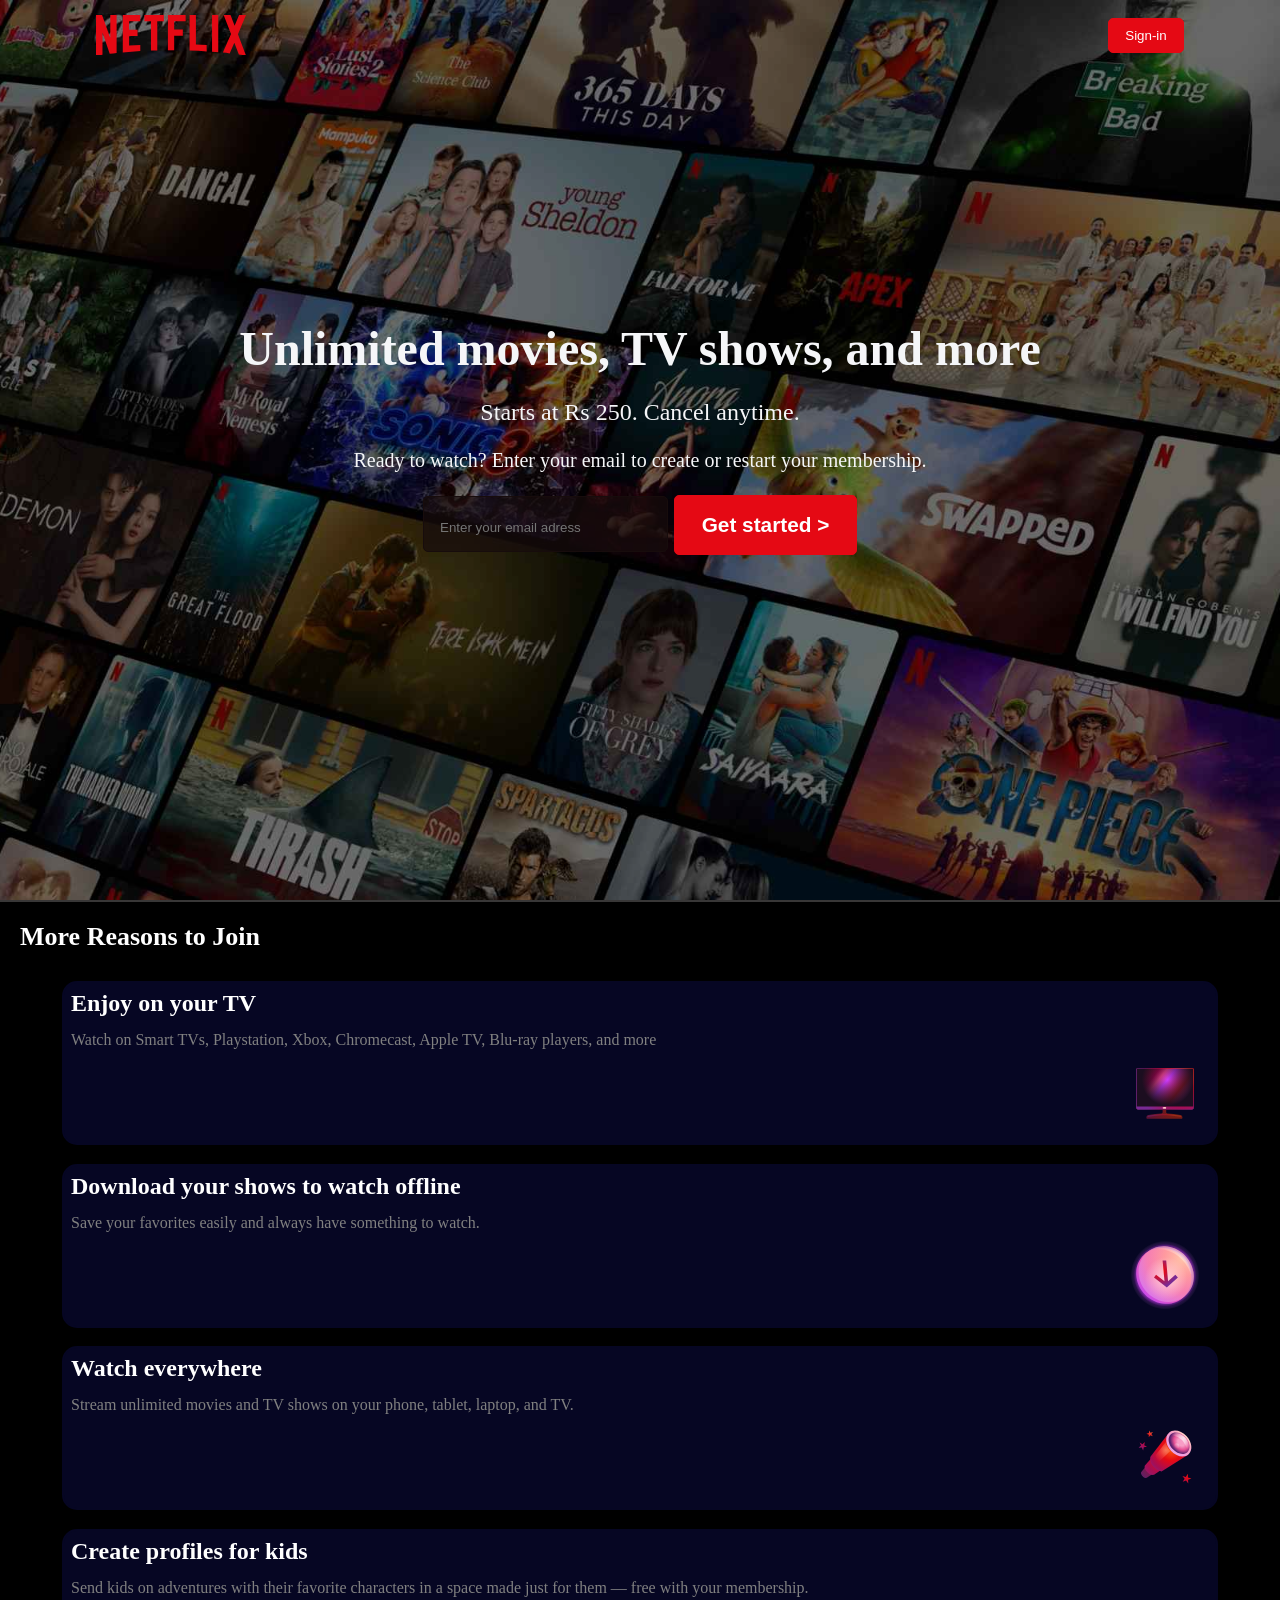
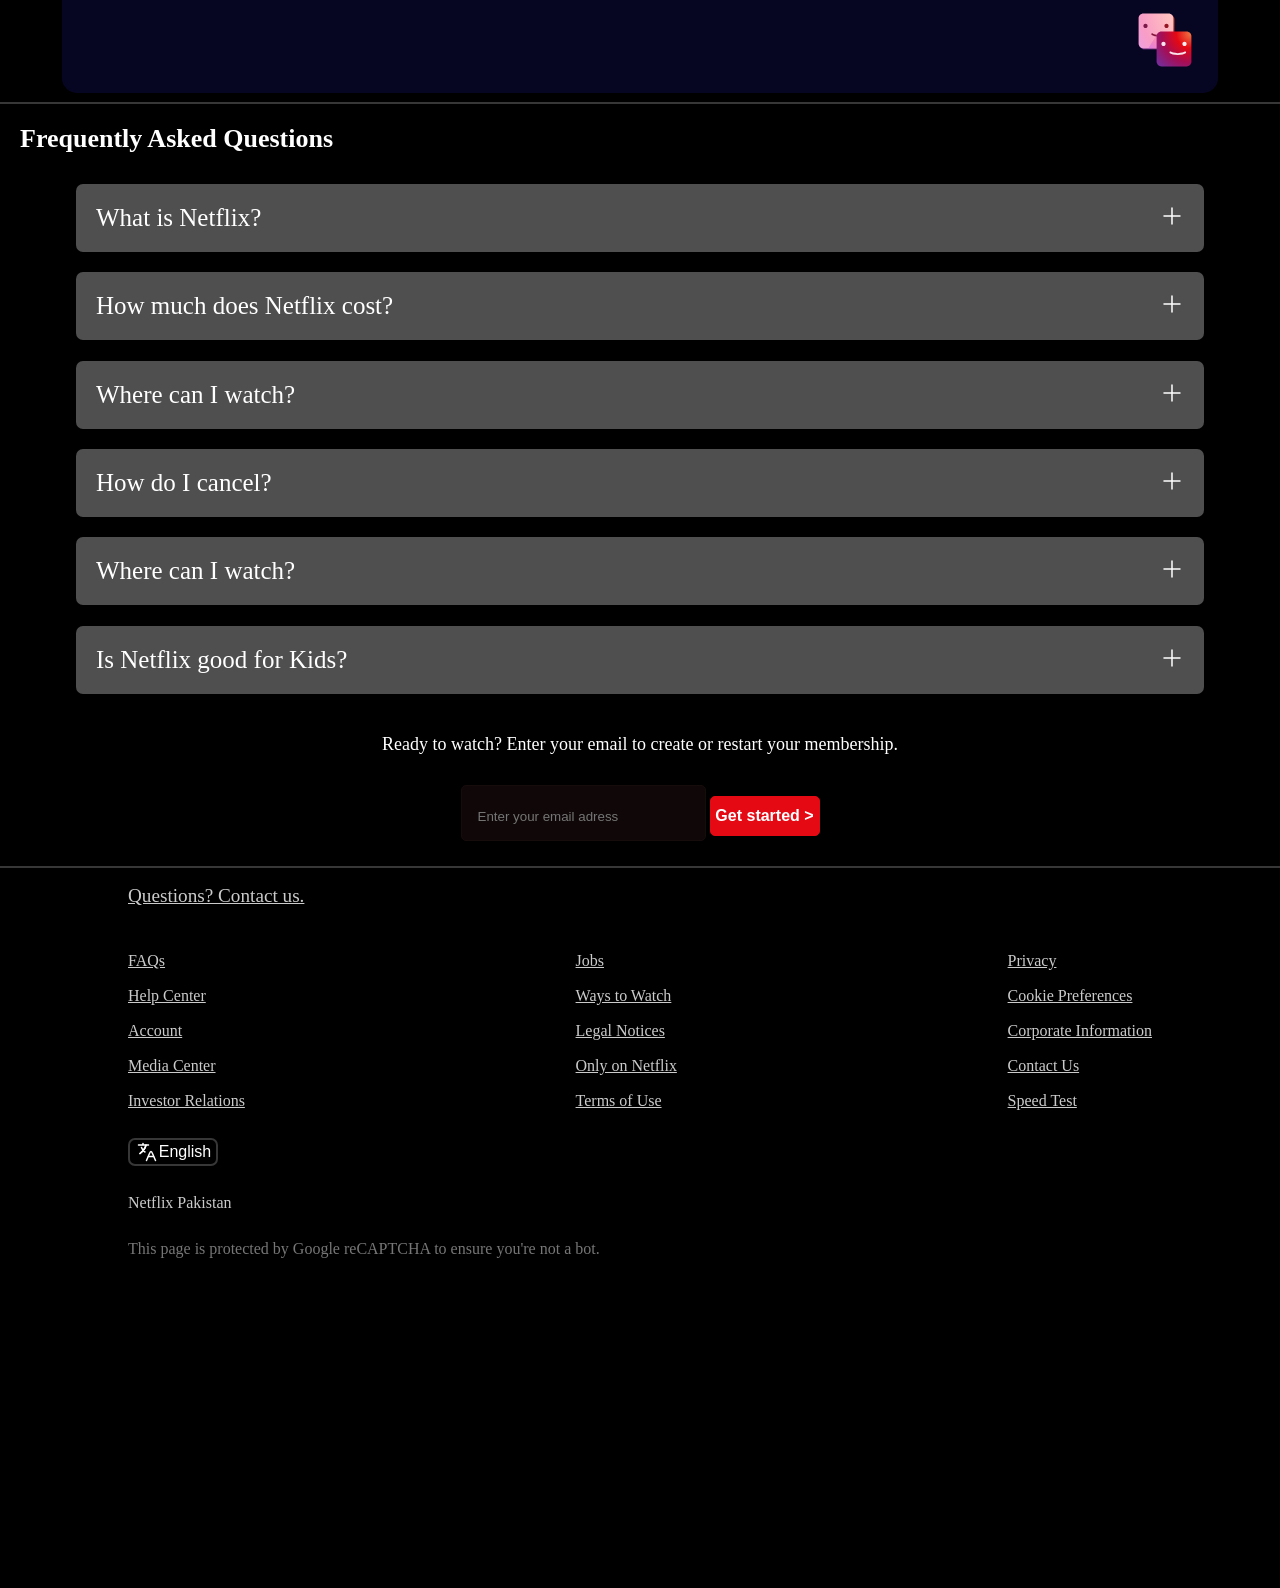
<file: Netflix-Clone/index.html>
<!DOCTYPE html>
<html lang="en">

<head>
    <meta charset="UTF-8">
    <meta name="viewport" content="width=device-width, initial-scale=1.0">
    <link rel="stylesheet" href="style.css">
    <title>Netflix-Clone</title>
</head>

<body>
    <div class="main">
        <nav>
            <span>
                <svg id="netflix-logo" viewBox="0 0 111 30" version="1.1" xmlns="http://www.w3.org/2000/svg"
                    xmlns:xlink="http://www.w3.org/1999/xlink" aria-hidden="true" role="img"
                    class="default-ltr-iqcdef-cache-17hp4kx e38gzvf2">
                    <g>
                        <path
                            d="M105.06233,14.2806261 L110.999156,30 C109.249227,29.7497422 107.500234,29.4366857 105.718437,29.1554972 L102.374168,20.4686475 L98.9371075,28.4375293 C97.2499766,28.1563408 95.5928391,28.061674 93.9057081,27.8432843 L99.9372012,14.0931671 L94.4680851,-5.68434189e-14 L99.5313525,-5.68434189e-14 L102.593495,7.87421502 L105.874965,-5.68434189e-14 L110.999156,-5.68434189e-14 L105.06233,14.2806261 Z M90.4686475,-5.68434189e-14 L85.8749649,-5.68434189e-14 L85.8749649,27.2499766 C87.3746368,27.3437061 88.9371075,27.4055675 90.4686475,27.5930265 L90.4686475,-5.68434189e-14 Z M81.9055207,26.93692 C77.7186241,26.6557316 73.5307901,26.4064111 69.250164,26.3117443 L69.250164,-5.68434189e-14 L73.9366389,-5.68434189e-14 L73.9366389,21.8745899 C76.6248008,21.9373887 79.3120255,22.1557784 81.9055207,22.2804387 L81.9055207,26.93692 Z M64.2496954,10.6561065 L64.2496954,15.3435186 L57.8442216,15.3435186 L57.8442216,25.9996251 L53.2186709,25.9996251 L53.2186709,-5.68434189e-14 L66.3436123,-5.68434189e-14 L66.3436123,4.68741213 L57.8442216,4.68741213 L57.8442216,10.6561065 L64.2496954,10.6561065 Z M45.3435186,4.68741213 L45.3435186,26.2498828 C43.7810479,26.2498828 42.1876465,26.2498828 40.6561065,26.3117443 L40.6561065,4.68741213 L35.8121661,4.68741213 L35.8121661,-5.68434189e-14 L50.2183897,-5.68434189e-14 L50.2183897,4.68741213 L45.3435186,4.68741213 Z M30.749836,15.5928391 C28.687787,15.5928391 26.2498828,15.5928391 24.4999531,15.6875059 L24.4999531,22.6562939 C27.2499766,22.4678976 30,22.2495079 32.7809542,22.1557784 L32.7809542,26.6557316 L19.812541,27.6876933 L19.812541,-5.68434189e-14 L32.7809542,-5.68434189e-14 L32.7809542,4.68741213 L24.4999531,4.68741213 L24.4999531,10.9991564 C26.3126816,10.9991564 29.0936358,10.9054269 30.749836,10.9054269 L30.749836,15.5928391 Z M4.78114163,12.9684132 L4.78114163,29.3429562 C3.09401069,29.5313525 1.59340144,29.7497422 0,30 L0,-5.68434189e-14 L4.4690224,-5.68434189e-14 L10.562377,17.0315868 L10.562377,-5.68434189e-14 L15.2497891,-5.68434189e-14 L15.2497891,28.061674 C13.5935889,28.3437998 11.906458,28.4375293 10.1246602,28.6868498 L4.78114163,12.9684132 Z">
                        </path>
                    </g>
                </svg>
                <button class="btn" id="sign-in-button"> Sign-in</button>
            </span>
        </nav>
        <div id="bg-text">
            <span>Unlimited movies, TV shows, and more</span>
            <span>Starts at Rs 250. Cancel anytime.</span>
            <span>Ready to watch? Enter your email to create or restart your membership.</span>
            <div>
                <input type="text" name="Email-adress" id="email-input" placeholder="Enter your email adress">
                <button class="btn" id="get-started"> Get started ></button>
            </div>
        </div>
        <div id="bg">
        </div>


    </div>
    <div class="seperation"></div>
    <div id="info-container">

        <h2>More Reasons to Join</h2>

        <div class="info-box">
            <p>Enjoy on your TV
            </p>
            <p>
                Watch on Smart TVs, Playstation, Xbox, Chromecast, Apple TV, Blu-ray players, and more</p>
            <svg width="72" height="72" viewBox="0 0 72 72" fill="none">
                <g id="television-core-small">
                    <path id="Vector" fill-rule="evenodd" clip-rule="evenodd"
                        d="M37.2 53.3992C37.2 52.7365 36.6628 52.1992 36 52.1992H34.8C34.1373 52.1992 33.6 52.7365 33.6 53.3992V56.2636C33.6 56.9129 33.0834 57.4433 32.4347 57.4739C30.3013 57.5744 28.1719 57.7834 26.0546 58.1011L19.444 59.0926C18.2692 59.2688 17.4 60.2782 17.4 61.4662V62.0992C17.4 62.4304 17.6686 62.6992 18 62.6992H52.8C53.1314 62.6992 53.4 62.4304 53.4 62.0992V61.4662C53.4 60.2782 52.5309 59.2688 51.3561 59.0926L44.7454 58.1011C42.6282 57.7834 40.4987 57.5744 38.3653 57.4739C37.7167 57.4433 37.2 56.9129 37.2 56.2636V53.3992Z"
                        fill="url(#paint0_radial_5179_1308)"></path>
                    <path id="Vector_2"
                        d="M18.6 60.7388C18.6 60.2306 18.9587 59.796 19.4602 59.711C22.0196 59.2775 29.7585 58.0508 35.4 58.0508C41.0415 58.0508 48.7804 59.2775 51.3398 59.711C51.8412 59.796 52.2 60.2306 52.2 60.7388C52.2 60.902 52.0575 61.0268 51.8967 61.0004C50.1219 60.707 40.9704 59.2409 35.4 59.2409C29.8295 59.2409 20.678 60.707 18.9033 61.0004C18.7425 61.0268 18.6 60.902 18.6 60.7388Z"
                        fill="url(#paint1_radial_5179_1308)"></path>
                    <path id="Vector_3"
                        d="M63 12H8.99995C8.00584 12 7.19995 12.8059 7.19995 13.8V51.6C7.19995 52.5941 8.00584 53.4 8.99995 53.4H63C63.9941 53.4 64.8 52.5941 64.8 51.6V13.8C64.8 12.8059 63.9941 12 63 12Z"
                        fill="url(#paint2_linear_5179_1308)"></path>
                    <path id="Vector_4"
                        d="M63 12H8.99995C8.00584 12 7.19995 12.8059 7.19995 13.8V51.6C7.19995 52.5941 8.00584 53.4 8.99995 53.4H63C63.9941 53.4 64.8 52.5941 64.8 51.6V13.8C64.8 12.8059 63.9941 12 63 12Z"
                        fill="url(#paint3_radial_5179_1308)"></path>
                    <path id="Vector_5" fill-rule="evenodd" clip-rule="evenodd"
                        d="M8.99995 12.6H63C63.663 12.6 64.2 13.1372 64.2 13.8V50.4H7.79995V13.8C7.79995 13.1372 8.33719 12.6 8.99995 12.6ZM7.19995 50.4V13.8C7.19995 12.8059 8.00581 12 8.99995 12H63C63.9942 12 64.8 12.8059 64.8 13.8V50.4V51.6C64.8 52.5941 63.9942 53.4 63 53.4H8.99995C8.00581 53.4 7.19995 52.5941 7.19995 51.6V50.4Z"
                        fill="url(#paint4_radial_5179_1308)"></path>
                    <path id="Vector_6"
                        d="M35.4 52.8C36.3941 52.8 37.2 52.3971 37.2 51.9C37.2 51.4029 36.3941 51 35.4 51C34.4059 51 33.6 51.4029 33.6 51.9C33.6 52.3971 34.4059 52.8 35.4 52.8Z"
                        fill="url(#paint5_radial_5179_1308)"></path>
                </g>
                <defs>
                    <radialGradient id="paint0_radial_5179_1308" cx="0" cy="0" r="1" gradientUnits="userSpaceOnUse"
                        gradientTransform="translate(50.3269 49.3723) rotate(118.526) scale(55.1579 46.2871)">
                        <stop stop-color="#802600"></stop>
                        <stop offset="0.333333" stop-color="#6F181D"></stop>
                        <stop offset="0.666667" stop-color="#5B1333"></stop>
                        <stop offset="1" stop-color="#391945"></stop>
                    </radialGradient>
                    <radialGradient id="paint1_radial_5179_1308" cx="0" cy="0" r="1" gradientUnits="userSpaceOnUse"
                        gradientTransform="translate(48.1077 53.6128) rotate(158.116) scale(32.7275 42.219)">
                        <stop stop-color="#99421D"></stop>
                        <stop offset="0.333333" stop-color="#99161D"></stop>
                        <stop offset="0.666667" stop-color="#7D1845"></stop>
                        <stop offset="1" stop-color="#59216E"></stop>
                    </radialGradient>
                    <linearGradient id="paint2_linear_5179_1308" x1="10.4727" y1="14.9572" x2="56.1755" y2="51.4814"
                        gradientUnits="userSpaceOnUse">
                        <stop stop-color="#99161D"></stop>
                        <stop offset="0.245283" stop-color="#CA005B"></stop>
                        <stop offset="0.346698" stop-color="#FF479A"></stop>
                        <stop offset="0.46934" stop-color="#CC3CFF"></stop>
                        <stop offset="0.735849" stop-color="#BC1A22"></stop>
                        <stop offset="1" stop-color="#C94FF5"></stop>
                    </linearGradient>
                    <radialGradient id="paint3_radial_5179_1308" cx="0" cy="0" r="1" gradientUnits="userSpaceOnUse"
                        gradientTransform="translate(38.6181 23.8286) rotate(90) scale(25.9571 25.8545)">
                        <stop stop-color="#1C0E20" stop-opacity="0"></stop>
                        <stop offset="1" stop-color="#1C0E20"></stop>
                    </radialGradient>
                    <radialGradient id="paint4_radial_5179_1308" cx="0" cy="0" r="1" gradientUnits="userSpaceOnUse"
                        gradientTransform="translate(54 20.1938) rotate(144.293) scale(47.2897 44.8232)">
                        <stop stop-color="#EF7744"></stop>
                        <stop offset="0.333333" stop-color="#E50914"></stop>
                        <stop offset="0.666667" stop-color="#A70D53"></stop>
                        <stop offset="1" stop-color="#792A95"></stop>
                    </radialGradient>
                    <radialGradient id="paint5_radial_5179_1308" cx="0" cy="0" r="1" gradientUnits="userSpaceOnUse"
                        gradientTransform="translate(36.525 51.3562) rotate(135) scale(4.58735)">
                        <stop stop-color="#FFDCCC"></stop>
                        <stop offset="0.333333" stop-color="#FFBDC0"></stop>
                        <stop offset="0.666667" stop-color="#F89DC6"></stop>
                        <stop offset="1" stop-color="#E4A1FA"></stop>
                    </radialGradient>
                </defs>
            </svg>
        </div>
        <div class="info-box">
            <p>Download your shows to watch offline</p>
            <p>
                Save your favorites easily and always have something to watch.</p>
            <svg width="72" height="72" viewBox="0 0 72 72" fill="none">
                <g id="download-core-small">
                    <path id="Vector"
                        d="M36 70.2008C54.8882 70.2008 70.2001 54.8889 70.2001 36.0008C70.2001 17.1126 54.8882 1.80078 36 1.80078C17.1119 1.80078 1.80005 17.1126 1.80005 36.0008C1.80005 54.8889 17.1119 70.2008 36 70.2008Z"
                        fill="url(#paint0_radial_5179_7940)"></path>
                    <path id="Vector_2" opacity="0.4"
                        d="M64.7658 36.195C65.5206 51.5916 53.7908 63.5824 38.5668 62.977C23.3428 62.3722 10.3893 49.4 9.63446 34.0034C8.87954 18.6068 20.6091 6.61594 35.8331 7.22116C51.0571 7.82638 64.0104 20.7984 64.7658 36.195Z"
                        fill="url(#paint1_radial_5179_7940)"></path>
                    <path id="Vector_3"
                        d="M62.3657 37.9958C63.1205 53.3924 51.3908 65.3832 36.1668 64.7778C20.9428 64.173 7.9893 51.2008 7.23444 35.8041C6.47952 20.4075 18.2091 8.41672 33.4331 9.02194C48.6571 9.62716 61.6103 22.5992 62.3657 37.9958Z"
                        fill="url(#paint2_radial_5179_7940)"></path>
                    <path id="Vector_4" opacity="0.5"
                        d="M64.7658 36.195C65.5206 51.5916 53.7908 63.5824 38.5668 62.977C23.3428 62.3722 10.3893 49.4 9.63446 34.0034C8.87954 18.6068 20.6091 6.61594 35.8331 7.22116C51.0571 7.82638 64.0104 20.7984 64.7658 36.195Z"
                        fill="url(#paint3_radial_5179_7940)"></path>
                    <path id="Vector_5" opacity="0.6"
                        d="M36.9 60.6C48.6636 60.6 58.2 51.0637 58.2 39.3C58.2 27.5363 48.6636 18 36.9 18C25.1363 18 15.6 27.5363 15.6 39.3C15.6 51.0637 25.1363 60.6 36.9 60.6Z"
                        fill="url(#paint4_radial_5179_7940)"></path>
                    <path id="Vector_6" fill-rule="evenodd" clip-rule="evenodd"
                        d="M39.0849 42.2727L46.3387 35.76L48.8945 38.5142L38.9118 47.477L37.8466 48.4333L36.6071 47.477L24.9899 38.5142L27.0434 35.76L35.4849 42.2727L33.6 21.6016H37.2L39.0849 42.2727Z"
                        fill="url(#paint5_radial_5179_7940)"></path>
                    <path id="Vector_7" opacity="0.4" fill-rule="evenodd" clip-rule="evenodd"
                        d="M61.6566 34.9618C61.7832 35.3893 62.391 35.3233 62.3694 34.878C61.6962 21.1369 50.1509 9.55975 36.5817 9.01957C34.4606 8.93515 32.4155 9.12541 30.4772 9.55909C30.0745 9.64915 30.1575 10.2082 30.5697 10.2246C45.0094 10.7979 57.6246 21.2971 61.6566 34.9618Z"
                        fill="url(#paint6_radial_5179_7940)"></path>
                </g>
                <defs>
                    <radialGradient id="paint0_radial_5179_7940" cx="0" cy="0" r="1" gradientUnits="userSpaceOnUse"
                        gradientTransform="translate(36.0001 36.1837) rotate(-90) scale(34.3829)">
                        <stop offset="0.782019" stop-color="#982DBE"></stop>
                        <stop offset="0.906819" stop-color="#B038DC" stop-opacity="0.2"></stop>
                        <stop offset="1" stop-color="#E4A1FA" stop-opacity="0"></stop>
                    </radialGradient>
                    <radialGradient id="paint1_radial_5179_7940" cx="0" cy="0" r="1" gradientUnits="userSpaceOnUse"
                        gradientTransform="translate(52.9937 20.0992) rotate(135) scale(49.9836)">
                        <stop stop-color="#FFDCCC"></stop>
                        <stop offset="0.333333" stop-color="#FFBDC0"></stop>
                        <stop offset="0.666667" stop-color="#F89DC6"></stop>
                        <stop offset="1" stop-color="#E4A1FA"></stop>
                    </radialGradient>
                    <radialGradient id="paint2_radial_5179_7940" cx="0" cy="0" r="1" gradientUnits="userSpaceOnUse"
                        gradientTransform="translate(52.7999 19.6937) rotate(135) scale(53.1037)">
                        <stop stop-color="#FFA984"></stop>
                        <stop offset="0.333333" stop-color="#FF787F"></stop>
                        <stop offset="0.666667" stop-color="#F45FA2"></stop>
                        <stop offset="1" stop-color="#C44AF1"></stop>
                    </radialGradient>
                    <radialGradient id="paint3_radial_5179_7940" cx="0" cy="0" r="1" gradientUnits="userSpaceOnUse"
                        gradientTransform="translate(52.9937 20.0992) rotate(135) scale(49.9836)">
                        <stop stop-color="#FFDCCC"></stop>
                        <stop offset="0.333333" stop-color="#FFBDC0"></stop>
                        <stop offset="0.666667" stop-color="#F89DC6"></stop>
                        <stop offset="1" stop-color="#E4A1FA"></stop>
                    </radialGradient>
                    <radialGradient id="paint4_radial_5179_7940" cx="0" cy="0" r="1" gradientUnits="userSpaceOnUse"
                        gradientTransform="translate(36.9 39.3) scale(21.3)">
                        <stop stop-color="white"></stop>
                        <stop offset="1" stop-color="white" stop-opacity="0"></stop>
                    </radialGradient>
                    <radialGradient id="paint5_radial_5179_7940" cx="0" cy="0" r="1" gradientUnits="userSpaceOnUse"
                        gradientTransform="translate(31.2 32.1016) rotate(39.5226) scale(15.5567)">
                        <stop stop-color="#EF7744"></stop>
                        <stop offset="0.2406" stop-color="#E50914"></stop>
                        <stop offset="1" stop-color="#792A95"></stop>
                    </radialGradient>
                    <radialGradient id="paint6_radial_5179_7940" cx="0" cy="0" r="1" gradientUnits="userSpaceOnUse"
                        gradientTransform="translate(50.7 21.3) rotate(-180) scale(30)">
                        <stop stop-color="white"></stop>
                        <stop offset="1" stop-color="white" stop-opacity="0"></stop>
                    </radialGradient>
                </defs>
            </svg>
        </div>
        <div class="info-box">
            <p>Watch everywhere</p>
            <p>Stream unlimited movies and TV shows on your phone, tablet, laptop, and TV.</p>
            <svg width="72" height="72" viewBox="0 0 72 72" fill="none">
                <g id="telescope-core-small">
                    <path id="Vector"
                        d="M24.0492 36.6016L33.6 46.3898L17.8029 56.8633C17.8029 56.8633 15.8891 57.6983 13.625 55.2638C11.361 52.8293 12.1235 51.238 12.1235 51.238L24.0492 36.6016Z"
                        fill="url(#paint0_radial_5179_1664)"></path>
                    <path id="Vector_2"
                        d="M25.0344 34.1992L36 46.151L25.0616 53.8043C25.0616 53.8043 21.8289 55.0984 18.0987 51.0172C14.3686 46.9358 15.9198 44.5105 15.9198 44.5105L25.0344 34.1992Z"
                        fill="url(#paint1_radial_5179_1664)"></path>
                    <path id="Vector_3"
                        d="M39 13.0195L59.1 33.6788L32.5325 50.4142C32.5325 50.4142 28.7459 50.2552 24.3978 45.4897C20.0498 40.7243 21.4096 35.8101 21.4096 35.8101L39 13.0195Z"
                        fill="url(#paint2_radial_5179_1664)"></path>
                    <path id="Vector_4"
                        d="M57.6709 15.3516C63.1044 21.2807 63.9858 29.2883 59.6386 33.2371C55.2916 37.186 47.3628 35.5806 41.9292 29.6515C36.4954 23.7224 35.6145 15.7148 39.9615 11.766C44.3084 7.81716 52.2372 9.42252 57.6709 15.3516Z"
                        fill="url(#paint3_radial_5179_1664)"></path>
                    <path id="Vector_5"
                        d="M58.3787 31.255C54.8121 34.5032 48.2143 33.0817 43.6421 28.0798C39.07 23.078 38.2547 16.39 41.8213 13.1419C45.3879 9.89364 51.9857 11.3152 56.5579 16.3171C61.1298 21.3189 61.9452 28.0069 58.3787 31.255Z"
                        fill="url(#paint4_radial_5179_1664)"></path>
                    <path id="Vector_6" opacity="0.85"
                        d="M59.6783 28.823C60.576 24.1785 59.6544 20.5934 56.1603 16.6199C52.6662 12.6464 47.3508 10.8657 43.7796 12.7598C39.371 15.098 48.3734 13.5961 53.4577 19.5815C57.8259 24.724 58.8516 33.1009 59.6783 28.823Z"
                        fill="url(#paint5_radial_5179_1664)"></path>
                    <path id="Vector_7" opacity="0.4"
                        d="M50.3979 25.2452C50.4549 26.7239 49.2932 27.7677 47.8032 27.5766C46.3131 27.3856 45.059 26.032 45.002 24.5532C44.945 23.0745 46.1067 22.0307 47.5968 22.2218C49.0868 22.4128 50.341 23.7664 50.3979 25.2452Z"
                        fill="url(#paint6_radial_5179_1664)"></path>
                    <path id="Vector_8" opacity="0.6"
                        d="M36.9217 21.0039L26.4258 34.3627C26.3297 36.4604 28.2903 39.5534 30.0334 40.8344L41.2345 29.9105C39.6 28.2005 36.9591 24.1025 36.9217 21.0039Z"
                        fill="url(#paint7_radial_5179_1664)"></path>
                    <path id="Vector_9" fill-rule="evenodd" clip-rule="evenodd"
                        d="M20.0576 9.60156L21.479 11.7187L24 11.0654L22.3575 13.0272L23.7789 15.1444L21.3424 14.2397L19.7 16.2016L19.8365 13.6806L17.4 12.7759L19.9209 12.1225L20.0576 9.60156ZM58.776 52.8016L58.9623 56.4685L62.4 57.4188L59.0774 58.7347L59.2637 62.4016L57.0239 59.548L53.7014 60.8638L55.6397 57.7843L53.4 54.9307L56.8377 55.8811L58.776 52.8016ZM15.206 24.2101L15.8768 21.0016L13.4793 23.1964L10.6853 21.5563L11.9975 24.553L9.59998 26.7478L12.8085 26.405L14.1207 29.4016L14.7915 26.1931L18 25.8502L15.206 24.2101Z"
                        fill="url(#paint8_linear_5179_1664)"></path>
                </g>
                <defs>
                    <radialGradient id="paint0_radial_5179_1664" cx="0" cy="0" r="1" gradientUnits="userSpaceOnUse"
                        gradientTransform="translate(36.6875 32.7016) rotate(135) scale(34.9134)">
                        <stop stop-color="#99421D"></stop>
                        <stop offset="0.333333" stop-color="#99161D"></stop>
                        <stop offset="0.666667" stop-color="#7D1845"></stop>
                        <stop offset="1" stop-color="#59216E"></stop>
                    </radialGradient>
                    <radialGradient id="paint1_radial_5179_1664" cx="0" cy="0" r="1" gradientUnits="userSpaceOnUse"
                        gradientTransform="translate(42.5937 27.2992) rotate(135) scale(44.5477 44.5279)">
                        <stop stop-color="#EF7744"></stop>
                        <stop offset="0.333333" stop-color="#E50914"></stop>
                        <stop offset="0.666667" stop-color="#A70D53"></stop>
                        <stop offset="1" stop-color="#792A95"></stop>
                    </radialGradient>
                    <radialGradient id="paint2_radial_5179_1664" cx="0" cy="0" r="1" gradientUnits="userSpaceOnUse"
                        gradientTransform="translate(42.3 29.106) rotate(135) scale(31.8127)">
                        <stop stop-color="#FB540D"></stop>
                        <stop offset="0.333333" stop-color="#E50914"></stop>
                        <stop offset="0.666667" stop-color="#A70D53"></stop>
                        <stop offset="1" stop-color="#792A95"></stop>
                    </radialGradient>
                    <radialGradient id="paint3_radial_5179_1664" cx="0" cy="0" r="1" gradientUnits="userSpaceOnUse"
                        gradientTransform="translate(57.675 14.7078) rotate(134.326) scale(24.0433 24.0367)">
                        <stop stop-color="#FFDCCC"></stop>
                        <stop offset="0.333333" stop-color="#FFBDC0"></stop>
                        <stop offset="0.666667" stop-color="#F89DC6"></stop>
                        <stop offset="1" stop-color="#E4A1FA"></stop>
                    </radialGradient>
                    <radialGradient id="paint4_radial_5179_1664" cx="0" cy="0" r="1" gradientUnits="userSpaceOnUse"
                        gradientTransform="translate(52.1305 21.273) rotate(141.875) scale(9.87138 12.8159)">
                        <stop offset="0.307292" stop-color="#F89DC6"></stop>
                        <stop offset="0.645392" stop-color="#E75094"></stop>
                        <stop offset="1" stop-color="#59216E"></stop>
                    </radialGradient>
                    <radialGradient id="paint5_radial_5179_1664" cx="0" cy="0" r="1" gradientUnits="userSpaceOnUse"
                        gradientTransform="translate(55.8 15.6) rotate(135) scale(13.1522)">
                        <stop stop-color="white"></stop>
                        <stop offset="1" stop-color="white" stop-opacity="0"></stop>
                    </radialGradient>
                    <radialGradient id="paint6_radial_5179_1664" cx="0" cy="0" r="1" gradientUnits="userSpaceOnUse"
                        gradientTransform="translate(49.2362 22.9648) rotate(131.079) scale(5.08644 6.006)">
                        <stop stop-color="white"></stop>
                        <stop offset="1" stop-color="white" stop-opacity="0"></stop>
                    </radialGradient>
                    <radialGradient id="paint7_radial_5179_1664" cx="0" cy="0" r="1" gradientUnits="userSpaceOnUse"
                        gradientTransform="translate(36.8758 29.1353) rotate(137.622) scale(13.5764)">
                        <stop stop-color="#FFA984"></stop>
                        <stop offset="1" stop-color="#F7636B" stop-opacity="0"></stop>
                    </radialGradient>
                    <linearGradient id="paint8_linear_5179_1664" x1="44.65" y1="27.9016" x2="24.25" y2="48.3016"
                        gradientUnits="userSpaceOnUse">
                        <stop stop-color="#EF7744"></stop>
                        <stop offset="0.333333" stop-color="#E50914"></stop>
                        <stop offset="0.666667" stop-color="#A70D53"></stop>
                        <stop offset="1" stop-color="#792A95"></stop>
                    </linearGradient>
                </defs>
            </svg>
        </div>
        <div class="info-box">
            <p>Create profiles for kids</p>
            <p>Send kids on adventures with their favorite characters in a space made just for them — free with your
                membership.</p>
            <svg width="72" height="72" viewBox="0 0 72 72" fill="none">
                <g id="profiles-core-small">
                    <path id="Vector"
                        d="M10.8 15.6008C10.8 12.9499 12.949 10.8008 15.5999 10.8008H40.8C43.4509 10.8008 45.6 12.9498 45.6 15.6008V40.8007C45.6 43.4516 43.4509 45.6007 40.8 45.6007H15.6C12.949 45.6007 10.8 43.4517 10.8 40.8007V15.6008Z"
                        fill="url(#paint0_radial_5179_7919)"></path>
                    <path id="Vector_2"
                        d="M9.59998 14.4016C9.59998 11.7506 11.749 9.60162 14.4 9.60156H39.6C42.251 9.60156 44.4 11.7506 44.4 14.4016V39.6015C44.4 42.2525 42.251 44.4015 39.6 44.4015H14.4C11.749 44.4016 9.59998 42.2525 9.59998 39.6015V14.4016Z"
                        fill="url(#paint1_radial_5179_7919)"></path>
                    <path id="Vector_3"
                        d="M18.6 21.9008C18.6 23.0606 17.6598 24.0008 16.5 24.0008C15.3402 24.0008 14.4 23.0606 14.4 21.9008C14.4 20.741 15.3402 19.8008 16.5 19.8008C17.6598 19.8008 18.6 20.741 18.6 21.9008Z"
                        fill="url(#paint2_radial_5179_7919)"></path>
                    <path id="Vector_4"
                        d="M39.6 21.9008C39.6 23.0606 38.6598 24.0008 37.5 24.0008C36.3402 24.0008 35.4 23.0606 35.4 21.9008C35.4 20.741 36.3402 19.8008 37.5 19.8008C38.6598 19.8008 39.6 20.741 39.6 21.9008Z"
                        fill="url(#paint3_radial_5179_7919)"></path>
                    <path id="Vector_5"
                        d="M23.6713 29.4501C23.2437 29.1967 22.6917 29.3379 22.4383 29.7655C22.1848 30.1932 22.3261 30.7452 22.7537 30.9986C23.8254 31.6337 26.769 32.7744 30.6375 32.7744C34.506 32.7744 37.4497 31.6337 38.5213 30.9986C38.949 30.7452 39.0902 30.1932 38.8368 29.7655C38.5834 29.3379 38.0313 29.1967 37.6037 29.4501C36.8191 29.9151 34.194 30.9744 30.6375 30.9744C27.081 30.9744 24.456 29.9151 23.6713 29.4501Z"
                        fill="url(#paint4_radial_5179_7919)"></path>
                    <path id="Vector_6" opacity="0.35"
                        d="M19.2 44.4016H28.2L32.4 27.6016C30.2787 28.1801 28.4542 29.5387 27.2921 31.4053L19.2 44.4016Z"
                        fill="url(#paint5_radial_5179_7919)"></path>
                    <path id="Vector_7"
                        d="M27.6 32.4016C27.6 29.7506 29.749 27.6016 32.4 27.6016L57.6 27.6016C60.2508 27.6016 62.4 29.7506 62.4 32.4016V57.6015C62.4 60.2524 60.2508 62.4016 57.6 62.4016H32.4C29.749 62.4016 27.6 60.2524 27.6 57.6016V32.4016Z"
                        fill="url(#paint6_radial_5179_7919)"></path>
                    <path id="Vector_8"
                        d="M36.6 39.9008C36.6 41.0606 35.6598 42.0008 34.5 42.0008C33.3402 42.0008 32.4 41.0606 32.4 39.9008C32.4 38.741 33.3402 37.8008 34.5 37.8008C35.6598 37.8008 36.6 38.741 36.6 39.9008Z"
                        fill="url(#paint7_radial_5179_7919)"></path>
                    <path id="Vector_9"
                        d="M57.6 39.9008C57.6 41.0606 56.6598 42.0008 55.5 42.0008C54.3402 42.0008 53.4 41.0606 53.4 39.9008C53.4 38.741 54.3402 37.8008 55.5 37.8008C56.6598 37.8008 57.6 38.741 57.6 39.9008Z"
                        fill="url(#paint8_radial_5179_7919)"></path>
                    <path id="Vector_10"
                        d="M41.8213 47.6025C41.3937 47.349 40.8416 47.4903 40.5882 47.9179C40.3348 48.3455 40.476 48.8976 40.9037 49.1509C41.9753 49.786 44.919 50.9267 48.7875 50.9267C52.656 50.9267 55.5996 49.786 56.6713 49.1509C57.0989 48.8976 57.2402 48.3455 56.9867 47.9179C56.7333 47.4903 56.1813 47.349 55.7537 47.6025C54.969 48.0674 52.344 49.1267 48.7875 49.1267C45.231 49.1267 42.6059 48.0674 41.8213 47.6025Z"
                        fill="url(#paint9_radial_5179_7919)"></path>
                </g>
                <defs>
                    <radialGradient id="paint0_radial_5179_7919" cx="0" cy="0" r="1" gradientUnits="userSpaceOnUse"
                        gradientTransform="translate(39.075 17.6882) rotate(135) scale(32.8097)">
                        <stop stop-color="#99421D"></stop>
                        <stop offset="0.333333" stop-color="#99161D"></stop>
                        <stop offset="0.666667" stop-color="#7D1845"></stop>
                        <stop offset="1" stop-color="#59216E"></stop>
                    </radialGradient>
                    <radialGradient id="paint1_radial_5179_7919" cx="0" cy="0" r="1" gradientUnits="userSpaceOnUse"
                        gradientTransform="translate(62.4 8.70157) rotate(133.87) scale(75.3216)">
                        <stop stop-color="#FFDCCC"></stop>
                        <stop offset="0.333333" stop-color="#FFBDC0"></stop>
                        <stop offset="0.666667" stop-color="#F89DC6"></stop>
                        <stop offset="1" stop-color="#E4A1FA"></stop>
                    </radialGradient>
                    <radialGradient id="paint2_radial_5179_7919" cx="0" cy="0" r="1" gradientUnits="userSpaceOnUse"
                        gradientTransform="translate(60.3 11.1008) rotate(133.939) scale(68.7426 55.9547)">
                        <stop stop-color="#99421D"></stop>
                        <stop offset="0.333333" stop-color="#99161D"></stop>
                        <stop offset="0.666667" stop-color="#7D1845"></stop>
                        <stop offset="1" stop-color="#59216E"></stop>
                    </radialGradient>
                    <radialGradient id="paint3_radial_5179_7919" cx="0" cy="0" r="1" gradientUnits="userSpaceOnUse"
                        gradientTransform="translate(60.3 11.1008) rotate(133.939) scale(68.7426 55.9547)">
                        <stop stop-color="#99421D"></stop>
                        <stop offset="0.333333" stop-color="#99161D"></stop>
                        <stop offset="0.666667" stop-color="#7D1845"></stop>
                        <stop offset="1" stop-color="#59216E"></stop>
                    </radialGradient>
                    <radialGradient id="paint4_radial_5179_7919" cx="0" cy="0" r="1" gradientUnits="userSpaceOnUse"
                        gradientTransform="translate(60.3 11.0994) rotate(133.939) scale(68.7426 55.9548)">
                        <stop stop-color="#99421D"></stop>
                        <stop offset="0.333333" stop-color="#99161D"></stop>
                        <stop offset="0.666667" stop-color="#7D1845"></stop>
                        <stop offset="1" stop-color="#59216E"></stop>
                    </radialGradient>
                    <radialGradient id="paint5_radial_5179_7919" cx="0" cy="0" r="1" gradientUnits="userSpaceOnUse"
                        gradientTransform="translate(39.6 27.9016) rotate(135) scale(23.3345)">
                        <stop stop-color="#FFA984"></stop>
                        <stop offset="0.333333" stop-color="#FF787F"></stop>
                        <stop offset="0.666667" stop-color="#F45FA2"></stop>
                        <stop offset="1" stop-color="#C44AF1"></stop>
                    </radialGradient>
                    <radialGradient id="paint6_radial_5179_7919" cx="0" cy="0" r="1" gradientUnits="userSpaceOnUse"
                        gradientTransform="translate(61.8 29.7016) rotate(135) scale(43.2749)">
                        <stop stop-color="#EF7744"></stop>
                        <stop offset="0.333333" stop-color="#E50914"></stop>
                        <stop offset="0.666667" stop-color="#A70D53"></stop>
                        <stop offset="1" stop-color="#792A95"></stop>
                    </radialGradient>
                    <radialGradient id="paint7_radial_5179_7919" cx="0" cy="0" r="1" gradientUnits="userSpaceOnUse"
                        gradientTransform="translate(62.1 11.1008) rotate(137.146) scale(73.6614 60.3576)">
                        <stop stop-color="#FFDCCC"></stop>
                        <stop offset="0.333333" stop-color="#FDF6F6"></stop>
                        <stop offset="0.666667" stop-color="#FADCE9"></stop>
                        <stop offset="1" stop-color="#E4A1FA"></stop>
                    </radialGradient>
                    <radialGradient id="paint8_radial_5179_7919" cx="0" cy="0" r="1" gradientUnits="userSpaceOnUse"
                        gradientTransform="translate(62.1 11.1008) rotate(137.146) scale(73.6614 60.3576)">
                        <stop stop-color="#FFDCCC"></stop>
                        <stop offset="0.333333" stop-color="#FDF6F6"></stop>
                        <stop offset="0.666667" stop-color="#FADCE9"></stop>
                        <stop offset="1" stop-color="#E4A1FA"></stop>
                    </radialGradient>
                    <radialGradient id="paint9_radial_5179_7919" cx="0" cy="0" r="1" gradientUnits="userSpaceOnUse"
                        gradientTransform="translate(62.1 11.1017) rotate(137.146) scale(73.6614 60.3576)">
                        <stop stop-color="#FFDCCC"></stop>
                        <stop offset="0.333333" stop-color="#FDF6F6"></stop>
                        <stop offset="0.666667" stop-color="#FADCE9"></stop>
                        <stop offset="1" stop-color="#E4A1FA"></stop>
                    </radialGradient>
                </defs>
            </svg>
        </div>
    </div>
    <div class="seperation"></div>
    <div id="faqs">
        <h2>Frequently Asked Questions </h2>
        <div class="faq-box">
            <span> What is Netflix?</span>
            <svg xmlns="http://www.w3.org/2000/svg" viewBox="0 0 24 24" width="24" height="24" color="#ffffff"
                fill="none" stroke="#ffffff" stroke-width="1.5" stroke-linecap="round" stroke-linejoin="round">
                <path d="M11.9922 4.00012V20.0001M19.9922 12.0001H3.99222"></path>
            </svg>
        </div>
        <div class="faq-box">
            <span> How much does Netflix cost?</span>
            <svg xmlns="http://www.w3.org/2000/svg" viewBox="0 0 24 24" width="24" height="24" color="#ffffff"
                fill="none" stroke="#ffffff" stroke-width="1.5" stroke-linecap="round" stroke-linejoin="round">
                <path d="M11.9922 4.00012V20.0001M19.9922 12.0001H3.99222"></path>
            </svg>
        </div>
        <div class="faq-box">
            <span>Where can I watch?</span>
            <svg xmlns="http://www.w3.org/2000/svg" viewBox="0 0 24 24" width="24" height="24" color="#ffffff"
                fill="none" stroke="#ffffff" stroke-width="1.5" stroke-linecap="round" stroke-linejoin="round">
                <path d="M11.9922 4.00012V20.0001M19.9922 12.0001H3.99222"></path>
            </svg>
        </div>
        <div class="faq-box">
            <span>How do I cancel?</span>
            <svg xmlns="http://www.w3.org/2000/svg" viewBox="0 0 24 24" width="24" height="24" color="#ffffff"
                fill="none" stroke="#ffffff" stroke-width="1.5" stroke-linecap="round" stroke-linejoin="round">
                <path d="M11.9922 4.00012V20.0001M19.9922 12.0001H3.99222"></path>
            </svg>
        </div>
        <div class="faq-box">
            <span>Where can I watch? </span>
            <svg xmlns="http://www.w3.org/2000/svg" viewBox="0 0 24 24" width="24" height="24" color="#ffffff"
                fill="none" stroke="#ffffff" stroke-width="1.5" stroke-linecap="round" stroke-linejoin="round">
                <path d="M11.9922 4.00012V20.0001M19.9922 12.0001H3.99222"></path>
            </svg>
        </div>
        <div class="faq-box">
            <span>Is Netflix good for Kids? </span>
            <svg xmlns="http://www.w3.org/2000/svg" viewBox="0 0 24 24" width="24" height="24" color="#ffffff"
                fill="none" stroke="#ffffff" stroke-width="1.5" stroke-linecap="round" stroke-linejoin="round">
                <path d="M11.9922 4.00012V20.0001M19.9922 12.0001H3.99222"></path>
            </svg>
        </div>
    </div>
    <div class="footer-email">
        <p>Ready to watch? Enter your email to create or restart your membership.</p>
        <div class="email-div"><input type="text" name="Email-adress" id="email-input"
                placeholder="Enter your email adress">
            <button class="btn" id="get-started-2"> Get started ></button>
        </div>
    </div>
    <div class="seperation"></div>
<footer>
    <a href="faq" style="font-size: larger;">Questions? Contact us.</a>
    <ul>
        <div class="footer-link"><a href="faq">FAQs</a>
<a href="faq">Help Center</a>
<a href="faq">Account</a>
<a href="faq">Media Center</a>
<a href="faq">Investor Relations</a>
</div>
<div class="footer-link">
<a href="faq">Jobs</a>
<a href="faq">Ways to Watch
<a href="faq">Legal Notices</a>
<a href="faq">Only on Netflix</a>
<a href="faq">Terms of Use</a>
</div>
<div class="footer-link">
<a href="faq">Privacy</a>
<a href="faq">Cookie Preferences</a>
<a href="faq">Corporate Information</a>
<a href="faq">Contact Us</a>
<a href="faq">Speed Test</a>
</div>

    </ul>
    <button id="lng-btn">
        <svg xmlns="http://www.w3.org/2000/svg" viewBox="0 0 24 24" width="24" height="24" color="#ffffff" fill="none" stroke="#ffffff" stroke-width="1.5" stroke-linecap="round" stroke-linejoin="round">
    <path d="M3.49744 5H7.99744M7.99744 5H13.4974M7.99744 5V3.5M4.99744 13.5C7.49744 11.5 10.4974 7.5 10.9974 5M6.49744 7.5C6.99744 9 8.99744 11.5 9.99744 12"></path>
    <path d="M4.99744 13.5C7.49744 11.5 10.4974 7.5 10.9974 5"></path>
    <path d="M11.4974 20.5005L14.1591 14.2898C14.9451 12.456 15.338 11.5391 15.9974 11.5391C16.6568 11.5391 17.0498 12.456 17.8357 14.2898L20.4974 20.5005"></path>
    <path d="M13.4974 16.5H18.4974"></path>
</svg>
<span id="lng-txt">English</span>    </button>
    <span id="footer-txt">
    Netflix Pakistan
</span>
<span id="verify">
This page is protected by Google reCAPTCHA to ensure you're not a bot.
</span>

</footer>
</body>

</html>
</file>
<file: Netflix-Clone/style.css>
* {
    padding: 0;
    margin: 0;
}

#netflix-logo {
    fill: rgb(229, 9, 20);
    width: 150px;
    z-index: 5;
}

.main {
    background-image: url("Assets/Images/Background_image.jpg");
    height: 100vh;
    width: auto;
    background-size: cover;
    background-position: center;
    position: relative;

}

body {
    background-color: black;
}

#bg {
    opacity: 0.45;
    height: 100%;
    width: 100%;
    background-color: black;
    position: absolute;
    top: 0;
}

nav>span {
    display: flex;
    max-width: 85vw;
    justify-content: space-between;
    align-items: center;
    margin: auto;
    height: 70px;

}

.btn {
    z-index: 5;
    background-color: rgb(229, 9, 20);
    color: white;
    font-weight: 500;
    text-align: center;
    border: 1px solid rgb(229, 9, 20);
    border-radius: 5px;
}

#sign-in-button {
    width: 76px;
    height: 35px;
    border-radius: 5px;
    padding: 4px 16px;

}

#get-started {
    padding: 12px 24px;
    height: 60px;
    width: 183px;
    font-size: 1.3rem;
    font-weight: 600;

}

#email-input {
    width: 211px;
    height: 24px;
    padding: 18px 16px 12px 16px;
    background-color: rgba(23, 12, 12, 0.708);
    border: 1px solid rgb(23, 12, 12);
    border-radius: 5px;
    color: white;
}

#bg-text {
    color: rgb(245, 246, 248);
    display: flex;
    justify-content: center;
    align-items: center;
    flex-direction: column;
    margin: auto;
    height: 75%;
    width: 80%;
    font-size: 30px;
    position: relative;
    z-index: 7;
    gap: 23px;
    padding: 30px;
}

#bg-text span:first-child {
    font-weight: 900;
    font-size: 48px;
    text-align: center;

}

#bg-text:nth-child(2) {
    font-size: 24px;
    font-weight: 400;
    text-align: center;
}

#bg-text span:nth-child(3) {
    font-size: 20px;
    font-weight: 400;
    text-align: center;
}

.footer-email>p {
    color: white;
    font-size: 18px;
    font-weight: 400;
    text-align: center;
    padding: 30px;
}

.footer-email {
    display: flex;
    flex-direction: column;
    justify-content: center;
    align-items: center;
}

#get-started-2 {
    height: 40px;
    width: 110px;
    font-weight: 600;
    font-size: 16px;
    margin: auto;
}

.email-div {
    margin-bottom: 25px;
}

.info-box {
    background-color: rgb(6, 6, 35);
    height: 20%;
    border: 2px solid rgb(6, 6, 35);
    border-radius: 15px;
    margin: auto;
    width: 90%;
    color: white;
}

h2 {
    color: white;
    font-size: 26px;
    font-weight: 700;
    padding: 20px;
}

#info-container {
    background-color: transparent;
    height: 800px;
    display: flex;
    flex-direction: column;
    justify-content: center;
}

.info-box>p {
    padding: 7px;
}

.info-box>svg {
    float: right;
    margin-right: 15px;
}

.info-box :first-child {
    font-size: 24px;
    font-weight: 600;
}

.info-box :nth-child(2) {
    color: gray;
}

.seperation {
    background-color: rgb(56, 55, 55);
    width: 100%;
    height: 2px;
}

.faq-box {
    background-color: rgba(128, 128, 128, 0.614);
    width: 85%;
    margin: auto;
    padding: 20px;
    border: 2px rgba(128, 128, 128, 0.614);
    border-radius: 7px;

}

#faqs {
    height: 600px;
    display: flex;
    flex-direction: column;
    justify-content: center;
}

.faq-box>svg {
    float: right;
}

.faq-box>span {
    color: white;
    font-size: 25px;
}

.faq-box:hover {
    background-color: rgb(45, 40, 40);
}

.btn:hover {
    background-color: rgb(155, 3, 11);
    border: 2px solid rgb(155, 3, 11);
    color: rgb(203, 203, 203);
}

footer {
    height: 80vh;
    width: 80%;
    margin: auto;
    display: flex;
    flex-direction: column;
    gap: 28px;
}

ul {
    display: flex;
    justify-content: space-between;
    align-items: center;
    flex-wrap: wrap;
}

.footer-link {
    display: flex;
    flex-direction: column;
}

a {
    color: rgb(203, 203, 203);
    padding-top: 17px;
}

#footer-txt {
    color: rgb(203, 203, 203);
}

#verify {
    color: rgba(128, 128, 128, 0.927);
}

#lng-btn:hover {
    background-color: rgba(128, 128, 128, 0.614);
}

#lng-btn {
    background-color: black;
    width: 90px;
    border: 2px solid rgb(56, 55, 55);
    border-radius: 7px;
    display: flex;
    justify-content: center;
    align-items: center;
}

#lng-txt {
    color: white;
    font-size: 1rem;

}
</file>
